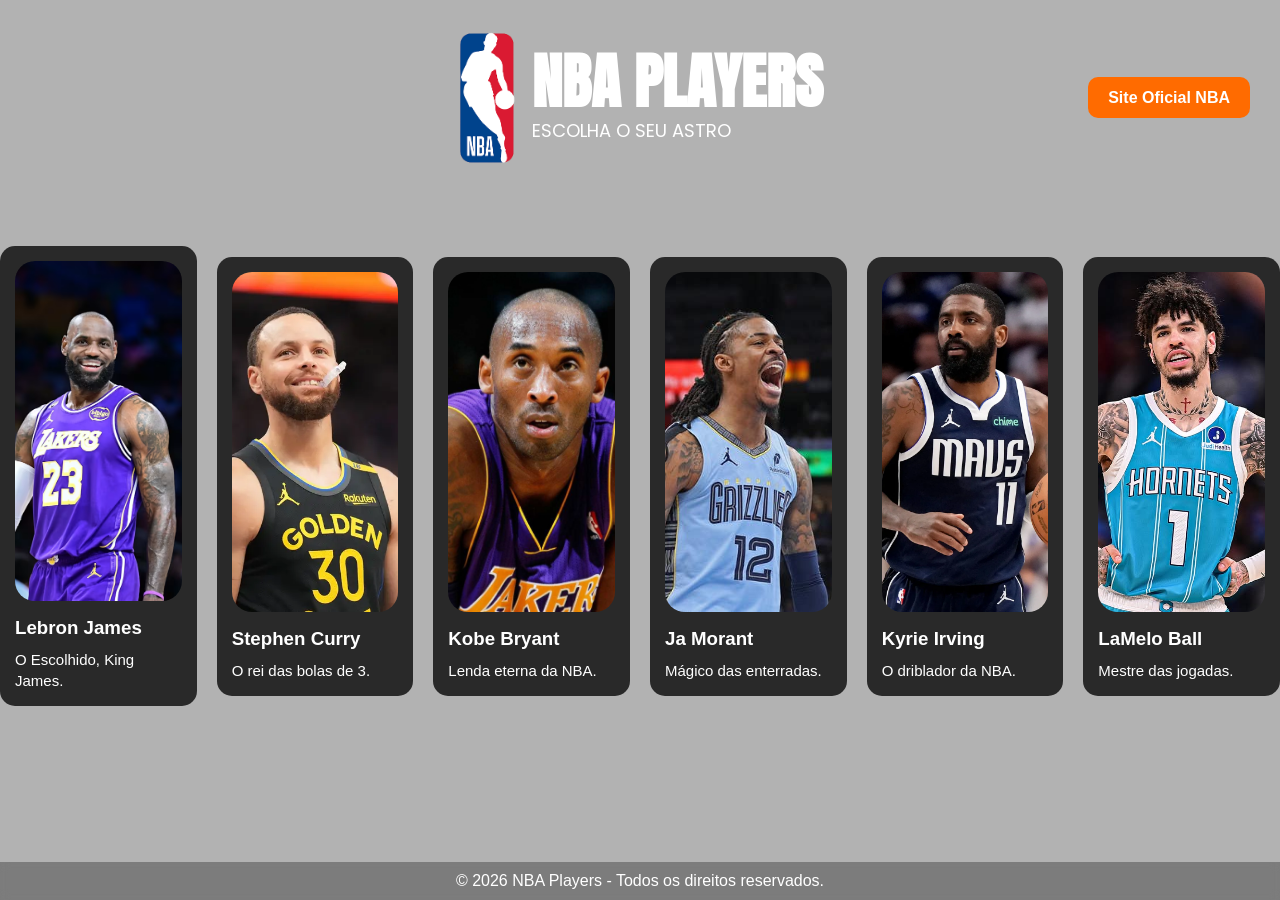
<file: index.html>
<!DOCTYPE html>
<html lang="pt-br">
<head>
    <meta charset="UTF-8">
    <meta name="viewport" content="width=device-width, initial-scale=1.0">
    <title>NBA PLAYERS</title>
    <link rel="stylesheet" href="css/style.css">
    <link href="https://fonts.googleapis.com/css2?family=Anton&family=Poppins:wght@400;700&display=swap" rel="stylesheet">
    <script src="../js/transicao.js"></script>
</head>

<body>

    <video autoplay muted loop id="baskt_video">
        <source src="videos/baskt_video.mp4" type="video/mp4">
    </video>

    <header>

        <div class="logo-centro">
            <img src="images/logo_nba.png" alt="Logo NBA">
            <div class="titulo">
                <h1>NBA PLAYERS</h1>
                <p>ESCOLHA O SEU ASTRO</p>
            </div>

        </div>
        <div class="botoes-topo">
            <a href="https://www.nba.com" target="_blank" class="btn">
                Site Oficial NBA
            </a>
        </div>

    </header>

    <section class="cards">

        <div class="card">
            <img src="images/lebron_lakers.png" alt="Lebron James">
            <h3><a href="pages/lebron.html">Lebron James</a></h3>
            <p>O Escolhido, King James.</p>
        </div>

        <div class="card">
            <img src="images/curry.jpg" alt="Stephen Curry">
            <h3><a href="pages/curry.html">Stephen Curry</a></h3>
            <p>O rei das bolas de 3.</p>
        </div>

        <div class="card">
            <img src="images/kobe_bryant.jpg" alt="Kobe Bryant">
            <h3><a href="pages/kobe.html">Kobe Bryant</a></h3>
            <p>Lenda eterna da NBA.</p>
        </div>

        <div class="card">
            <img src="images/jamorant_grizzles.jpg" alt="Ja Morant">
            <h3><a href="pages/morant.html">Ja Morant</a></h3>
            <p>Mágico das enterradas.</p>
        </div>

        <div class="card">
            <img src="images/kyrie_irving.jpg" alt="Kyrie Irving">
            <h3><a href="pages/kyrie.html">Kyrie Irving</a></h3>
            <p>O driblador da NBA.</p>
        </div>

        <div class="card">
            <img src="images/lamello.jpg" alt="LaMelo Ball">
            <h3><a href="pages/lamello.html">LaMelo Ball</a></h3>
            <p>Mestre das jogadas.</p>
        </div>

    </section>

    <footer>
        <p>&copy; 2026 NBA Players - Todos os direitos reservados.</p>
    </footer>
</body>
</html>
</file>
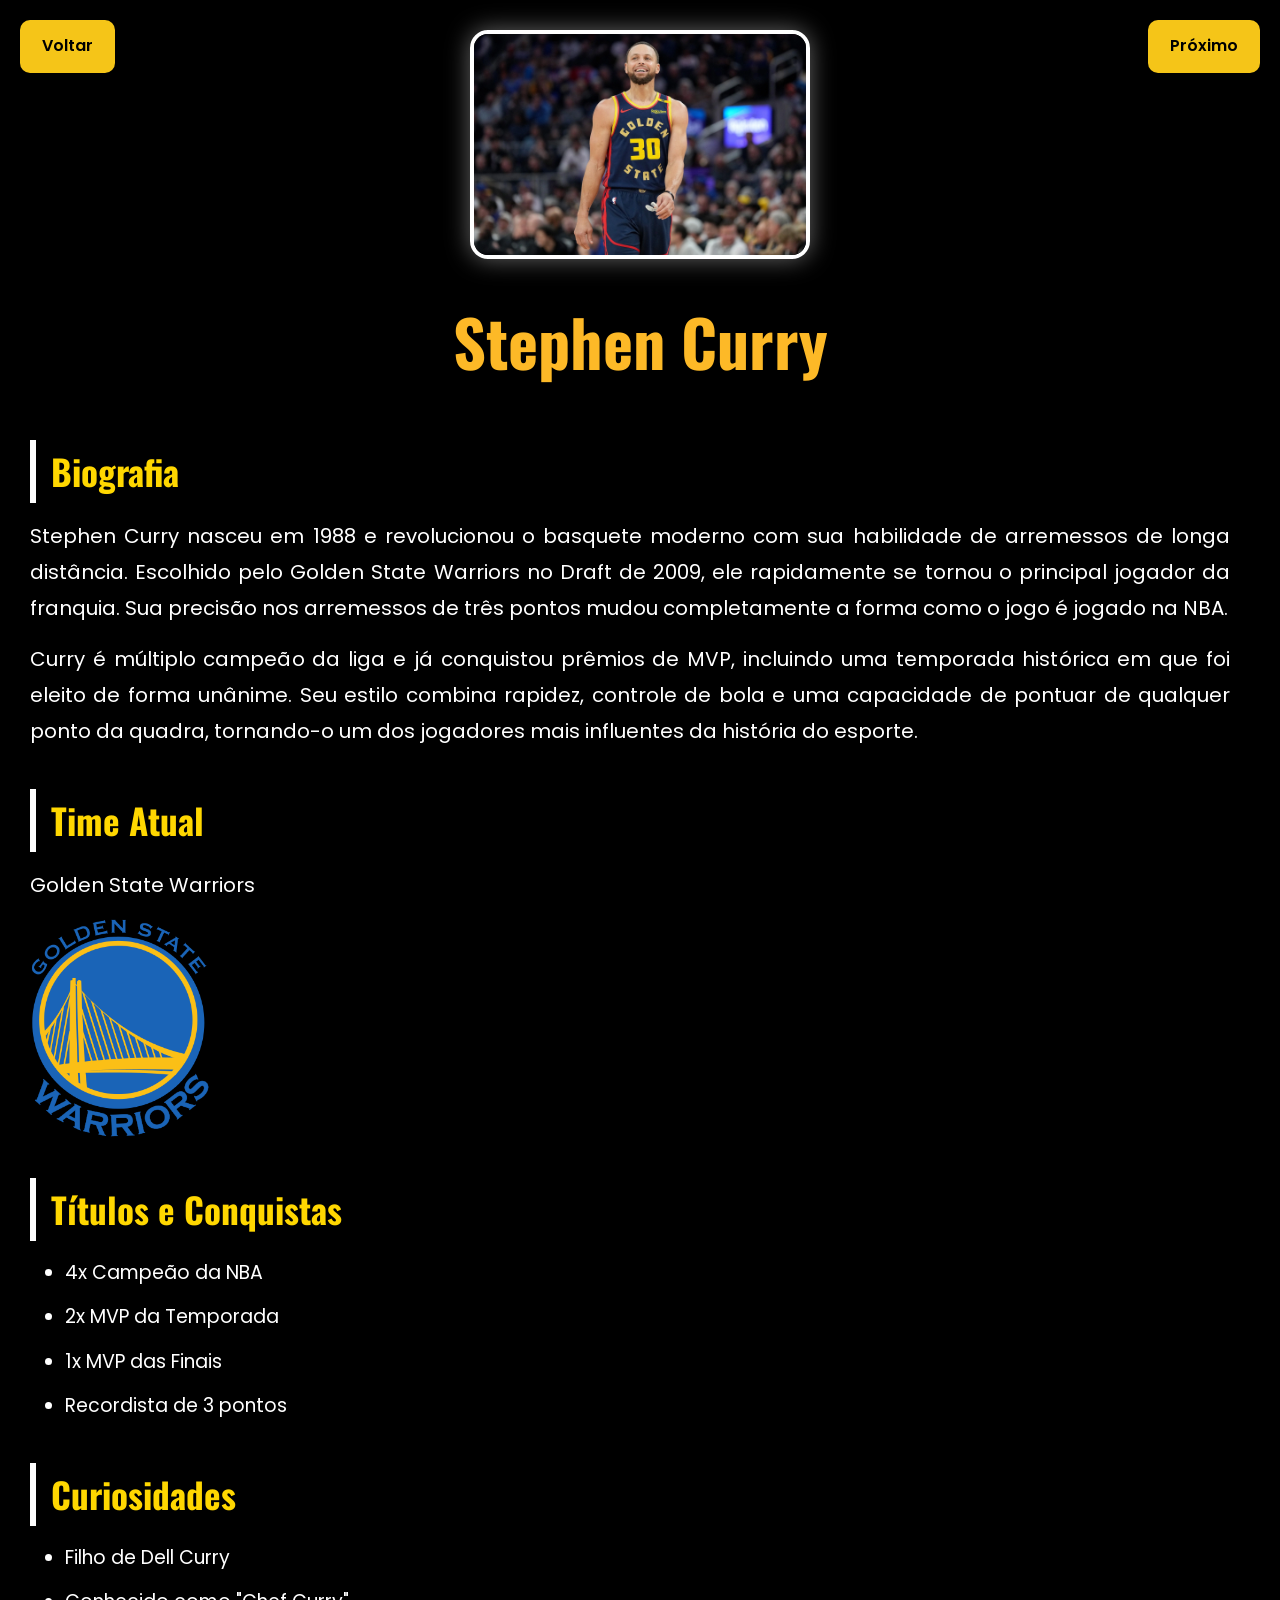
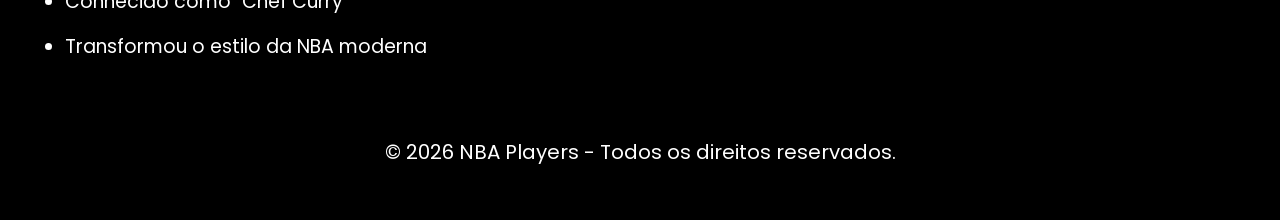
<file: pages/curry.html>
<!DOCTYPE html>
<html lang="pt-br">
<head>
    <meta charset="UTF-8">
    <meta name="viewport" content="width=device-width, initial-scale=1.0">
    <title>Stephen Curry</title>
    <link rel="stylesheet" href="../css/curry.css">
    <script src="../js/transicao.js" defer></script>
</head>

<body>

<div id="page">

    <a href="../pages/lebron.html" class="voltar"
       onclick="goBack('../pages/lebron.html'); return false;">
        Voltar
    </a>

    <a href="../pages/kobe.html" class="proximo"
       onclick="goNext('../pages/kobe.html'); return false;">
        Próximo
    </a>

    <video autoplay muted loop playsinline id="bg-video">
        <source src="../videos/curry.mp4" type="video/mp4">
    </video>

    <img src="../images/stphencurry.png" alt="Stephen Curry" class="jogador">

    <h1>Stephen Curry</h1>

    <h2>Biografia</h2>

    <p>
         Stephen Curry nasceu em 1988 e revolucionou o basquete moderno com sua habilidade de arremessos de longa distância. Escolhido pelo Golden State Warriors no Draft de 2009, ele rapidamente se tornou o principal jogador da franquia. Sua precisão nos arremessos de três pontos mudou completamente a forma como o jogo é jogado na NBA.
      <p>
        Curry é múltiplo campeão da liga e já conquistou prêmios de MVP, incluindo uma temporada histórica em que foi eleito de forma unânime. Seu estilo combina rapidez, controle de bola e uma capacidade de pontuar de qualquer ponto da quadra, tornando-o um dos jogadores mais influentes da história do esporte.
    </p>

    <h2>Time Atual</h2>
    <p>Golden State Warriors</p>

    <img src="../images/golden_states.png" alt="Golden State Warriors" class="time-curry">

    <h2>Títulos e Conquistas</h2>
    <ul>
        <li>4x Campeão da NBA</li>
        <li>2x MVP da Temporada</li>
        <li>1x MVP das Finais</li>
        <li>Recordista de 3 pontos</li>
    </ul>

    <h2>Curiosidades</h2>
    <ul>
        <li>Filho de Dell Curry</li>
        <li>Conhecido como "Chef Curry"</li>
        <li>Transformou o estilo da NBA moderna</li>
    </ul>

    <footer>
       <p>&copy; 2026 NBA Players - Todos os direitos reservados.</p>
    </footer>

</div>

</body>
</html>
</file>
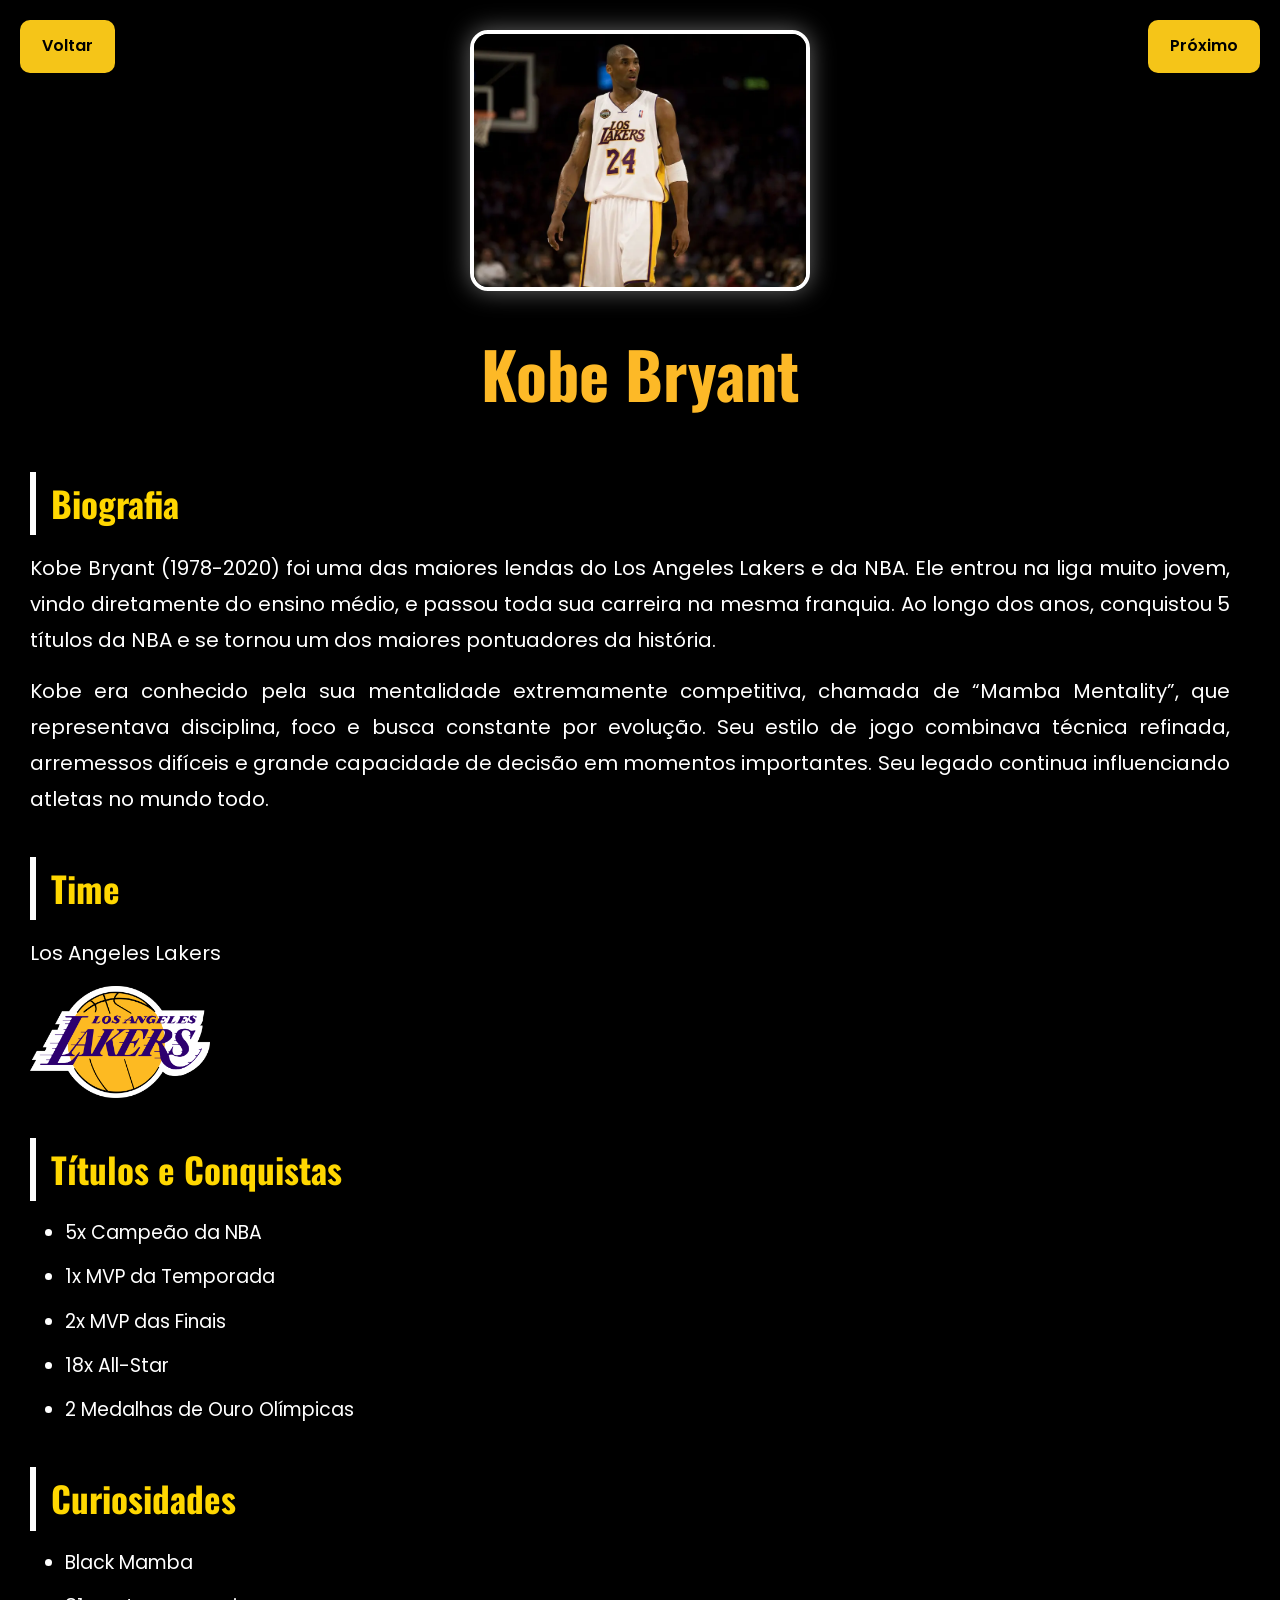
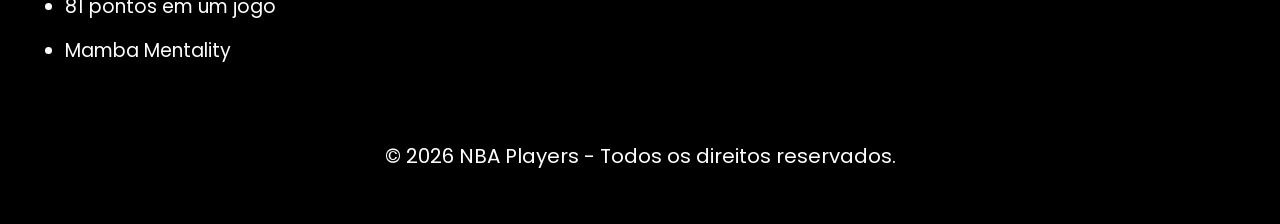
<file: pages/kobe.html>
<!DOCTYPE html>
<html lang="pt-br">
<head>
    <meta charset="UTF-8">
    <meta name="viewport" content="width=device-width, initial-scale=1.0">
    <title>Kobe Bryant</title>
    <link rel="stylesheet" href="../css/kobe.css">
    <script src="../js/transicao.js" defer></script>
</head>

<body>

<div id="page">

    <a href="../pages/curry.html" class="voltar"
       onclick="goBack('../pages/curry.html'); return false;">
        Voltar
    </a>

    <a href="../pages/morant.html" class="proximo"
       onclick="goNext('../pages/morant.html'); return false;">
        Próximo
    </a>

    <video autoplay muted loop playsinline id="bg-video">
        <source src="../videos/kobe.mp4" type="video/mp4">
    </video>

    <img src="../images/kobe.webp" alt="Kobe Bryant" class="jogador">

    <h1>Kobe Bryant</h1>

    <h2>Biografia</h2>

    <p>
        Kobe Bryant (1978-2020) foi uma das maiores lendas do Los Angeles Lakers e da NBA. Ele entrou na liga muito jovem, vindo diretamente do ensino médio, e passou toda sua carreira na mesma franquia. Ao longo dos anos, conquistou 5 títulos da NBA e se tornou um dos maiores pontuadores da história.
        <p>
        Kobe era conhecido pela sua mentalidade extremamente competitiva, chamada de “Mamba Mentality”, que representava disciplina, foco e busca constante por evolução. Seu estilo de jogo combinava técnica refinada, arremessos difíceis e grande capacidade de decisão em momentos importantes. Seu legado continua influenciando atletas no mundo todo.
    </p>

    <h2>Time</h2>
    <p>Los Angeles Lakers</p>

    <img src="../images/lakers.png" alt="Los Angeles Lakers" class="time-kobe">

    <h2>Títulos e Conquistas</h2>
    <ul>
        <li>5x Campeão da NBA</li>
        <li>1x MVP da Temporada</li>
        <li>2x MVP das Finais</li>
        <li>18x All-Star</li>
        <li>2 Medalhas de Ouro Olímpicas</li>
    </ul>

    <h2>Curiosidades</h2>
    <ul>
        <li>Black Mamba</li>
        <li>81 pontos em um jogo</li>
        <li>Mamba Mentality</li>
    </ul>

    <footer>
        <p>&copy; 2026 NBA Players - Todos os direitos reservados.</p>
    </footer>

</div>

</body>
</html>
</file>
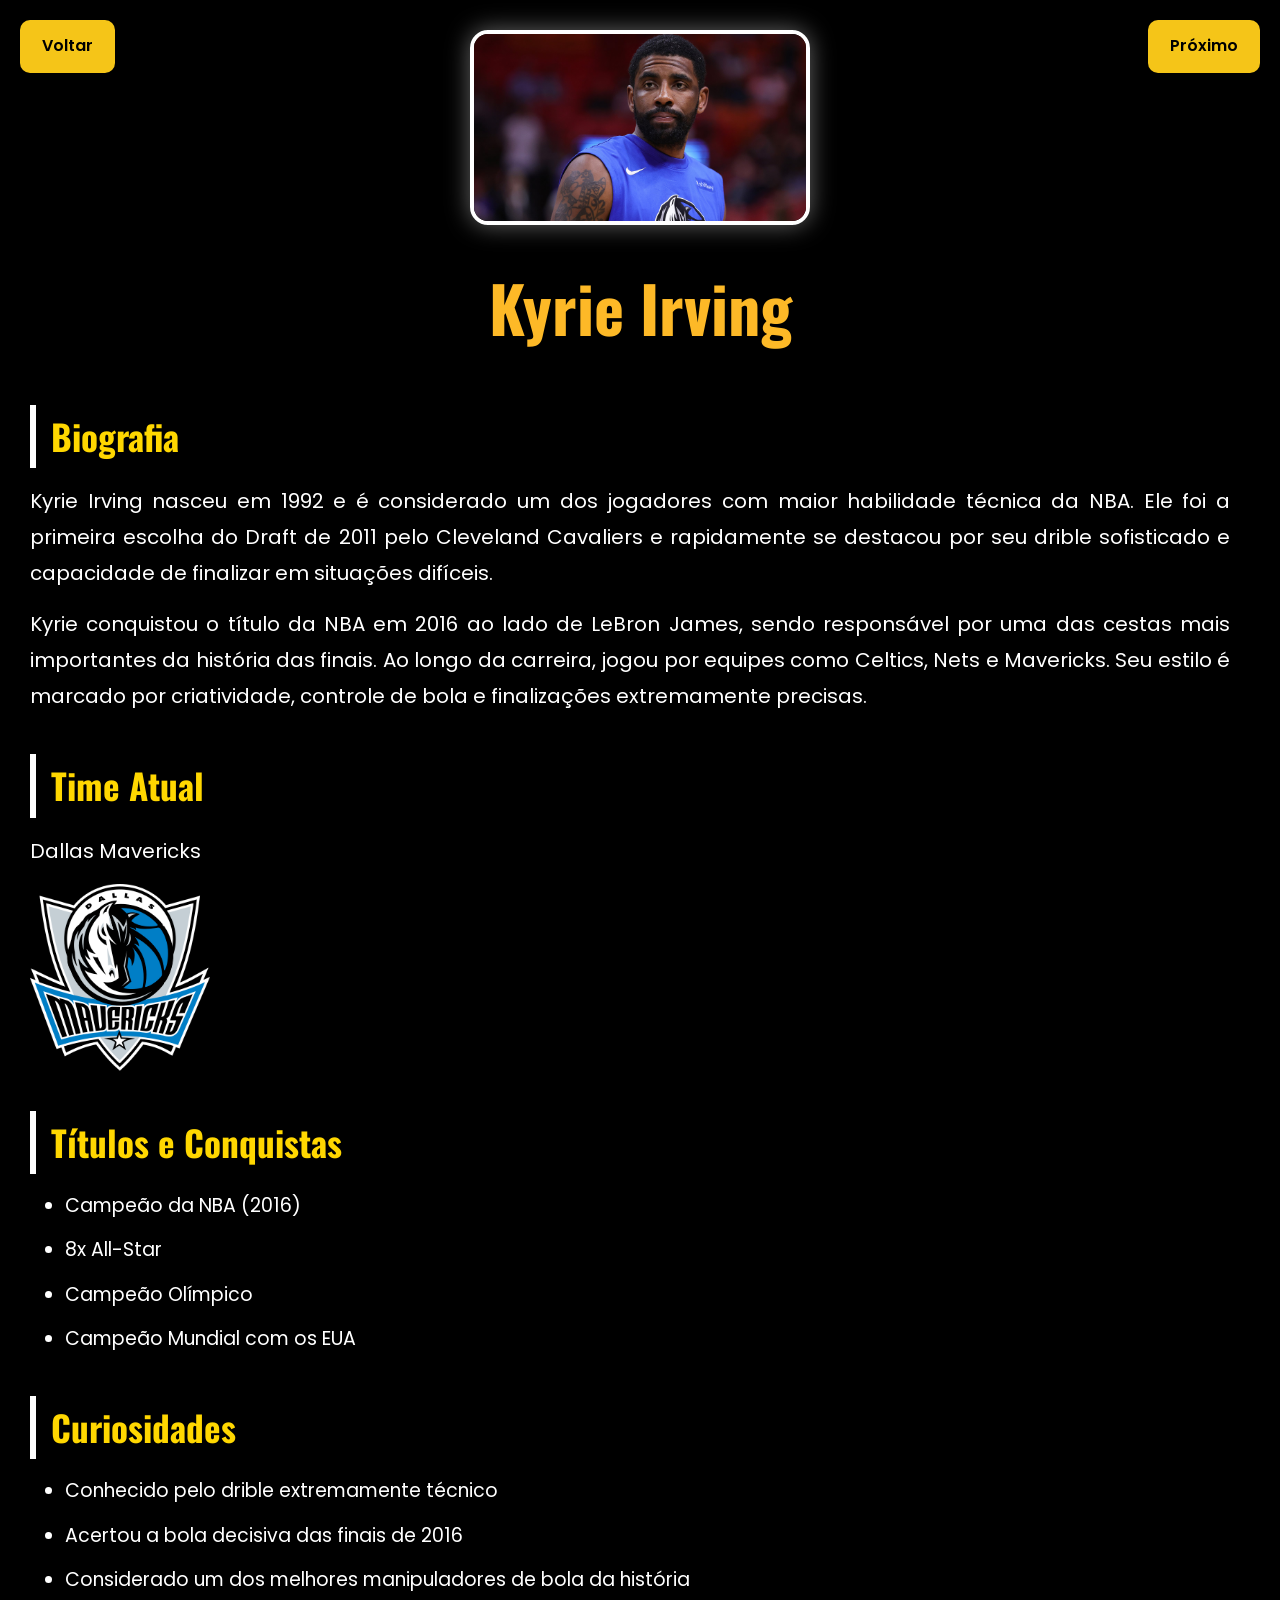
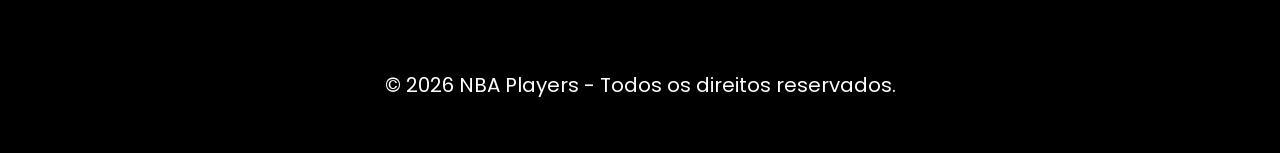
<file: pages/kyrie.html>
<!DOCTYPE html>
<html lang="pt-br">
<head>
    <meta charset="UTF-8">
    <meta name="viewport" content="width=device-width, initial-scale=1.0">
    <title>Kyrie Irving</title>

    <link rel="stylesheet" href="../css/kyrie.css">
    <script src="../js/transicao.js" defer></script>
</head>

<body>

<div id="page">

    <a href="../pages/morant.html" class="voltar"
       onclick="goBack('../pages/morant.html'); return false;">
        Voltar
    </a>

    <a href="../pages/lamello.html" class="proximo"
       onclick="goNext('../pages/lamello.html'); return false;">
        Próximo
    </a>

    <video autoplay muted loop playsinline id="bg-video">
        <source src="../videos/kyrie.mp4" type="video/mp4">
    </video>

    <img src="../images/kyrie.png" alt="Kyrie Irving" class="jogador">

    <h1>Kyrie Irving</h1>

    <h2>Biografia</h2>

    <p>
        Kyrie Irving nasceu em 1992 e é considerado um dos jogadores com maior habilidade técnica da NBA. Ele foi a primeira escolha do Draft de 2011 pelo Cleveland Cavaliers e rapidamente se destacou por seu drible sofisticado e capacidade de finalizar em situações difíceis.
        <p>
        Kyrie conquistou o título da NBA em 2016 ao lado de LeBron James, sendo responsável por uma das cestas mais importantes da história das finais. Ao longo da carreira, jogou por equipes como Celtics, Nets e Mavericks. Seu estilo é marcado por criatividade, controle de bola e finalizações extremamente precisas.
    </p>

    <h2>Time Atual</h2>
    <p>Dallas Mavericks</p>

    <img src="../images/dallas_mavericks.png" alt="Dallas Mavericks" class="time-kyrie">

    <h2>Títulos e Conquistas</h2>
    <ul>
        <li>Campeão da NBA (2016)</li>
        <li>8x All-Star</li>
        <li>Campeão Olímpico</li>
        <li>Campeão Mundial com os EUA</li>
    </ul>

    <h2>Curiosidades</h2>
    <ul>
        <li>Conhecido pelo drible extremamente técnico</li>
        <li>Acertou a bola decisiva das finais de 2016</li>
        <li>Considerado um dos melhores manipuladores de bola da história</li>
    </ul>

    <footer>
        <p>&copy; 2026 NBA Players - Todos os direitos reservados.</p>
    </footer>

</div>

</body>
</html>
</file>
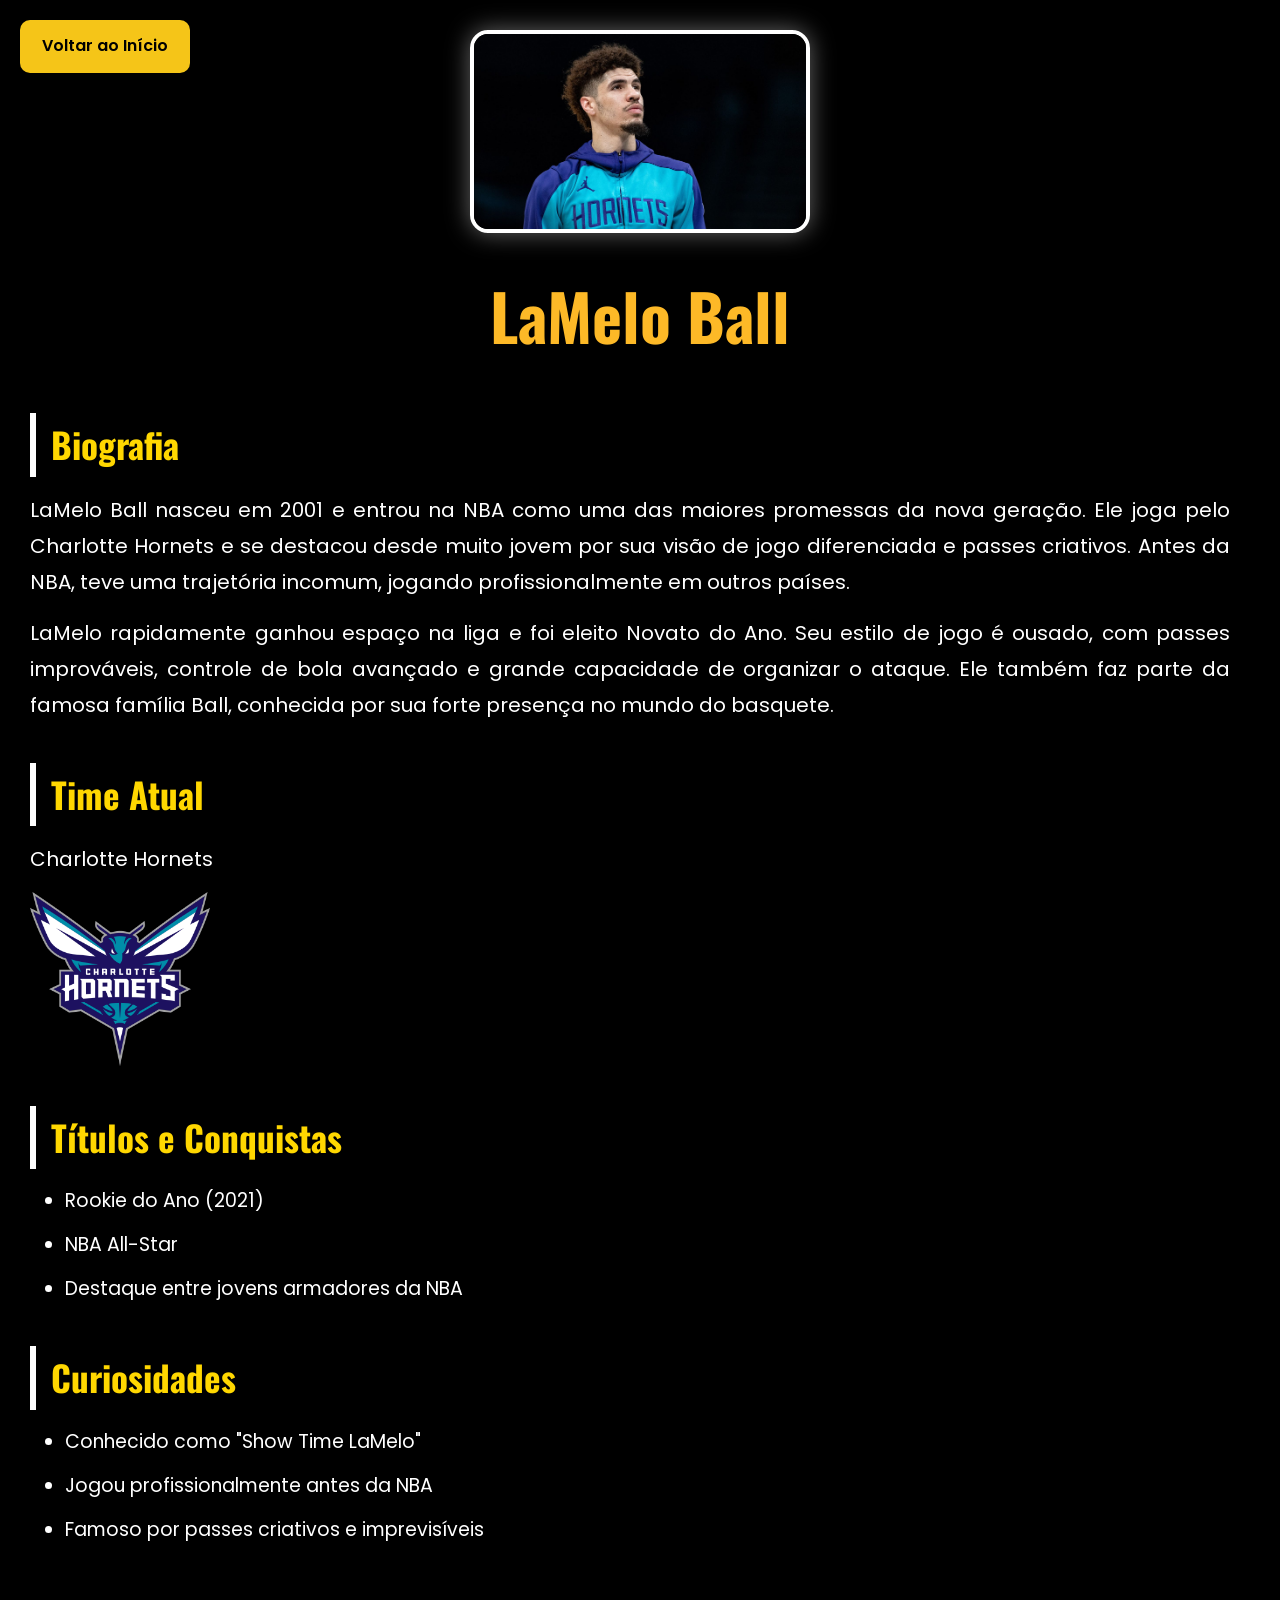
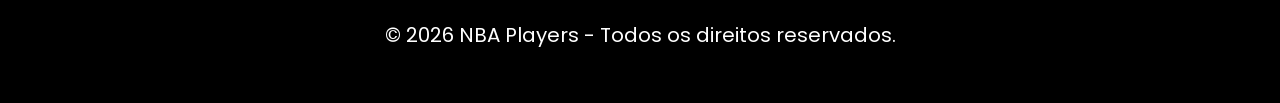
<file: pages/lamello.html>
<!DOCTYPE html>
<html lang="pt-br">
<head>
    <meta charset="UTF-8">
    <meta name="viewport" content="width=device-width, initial-scale=1.0">
    <title>LaMelo Ball</title>
    <link rel="stylesheet" href="../css/lamello.css">
    <script src="../js/transicao.js" defer></script>
</head>

<body>

<div id="page">

    <a href="../index.html" class="voltar"
       onclick="goBack('../index.html'); return false;">
        Voltar ao Início
    </a>

    <video autoplay muted loop playsinline id="bg-video">
        <source src="../videos/lamello.mp4" type="video/mp4">
    </video>

    <img src="../images/melloball.jpg" alt="LaMelo Ball" class="jogador">

    <h1>LaMelo Ball</h1>

    <h2>Biografia</h2>

    <p>
        LaMelo Ball nasceu em 2001 e entrou na NBA como uma das maiores promessas da nova geração. Ele joga pelo Charlotte Hornets e se destacou desde muito jovem por sua visão de jogo diferenciada e passes criativos. Antes da NBA, teve uma trajetória incomum, jogando profissionalmente em outros países.
        <p>
        LaMelo rapidamente ganhou espaço na liga e foi eleito Novato do Ano. Seu estilo de jogo é ousado, com passes improváveis, controle de bola avançado e grande capacidade de organizar o ataque. Ele também faz parte da famosa família Ball, conhecida por sua forte presença no mundo do basquete.
    </p>

    <h2>Time Atual</h2>
    <p>Charlotte Hornets</p>

    <img src="../images/hornets.png" alt="Charlotte Hornets" class="time-lamello">

    <h2>Títulos e Conquistas</h2>
    <ul>
        <li>Rookie do Ano (2021)</li>
        <li>NBA All-Star</li>
        <li>Destaque entre jovens armadores da NBA</li>
    </ul>

    <h2>Curiosidades</h2>
    <ul>
        <li>Conhecido como "Show Time LaMelo"</li>
        <li>Jogou profissionalmente antes da NBA</li>
        <li>Famoso por passes criativos e imprevisíveis</li>
    </ul>

    <footer>
        <p>&copy; 2026 NBA Players - Todos os direitos reservados.</p>
    </footer>

</div>

</body>
</html>
</file>
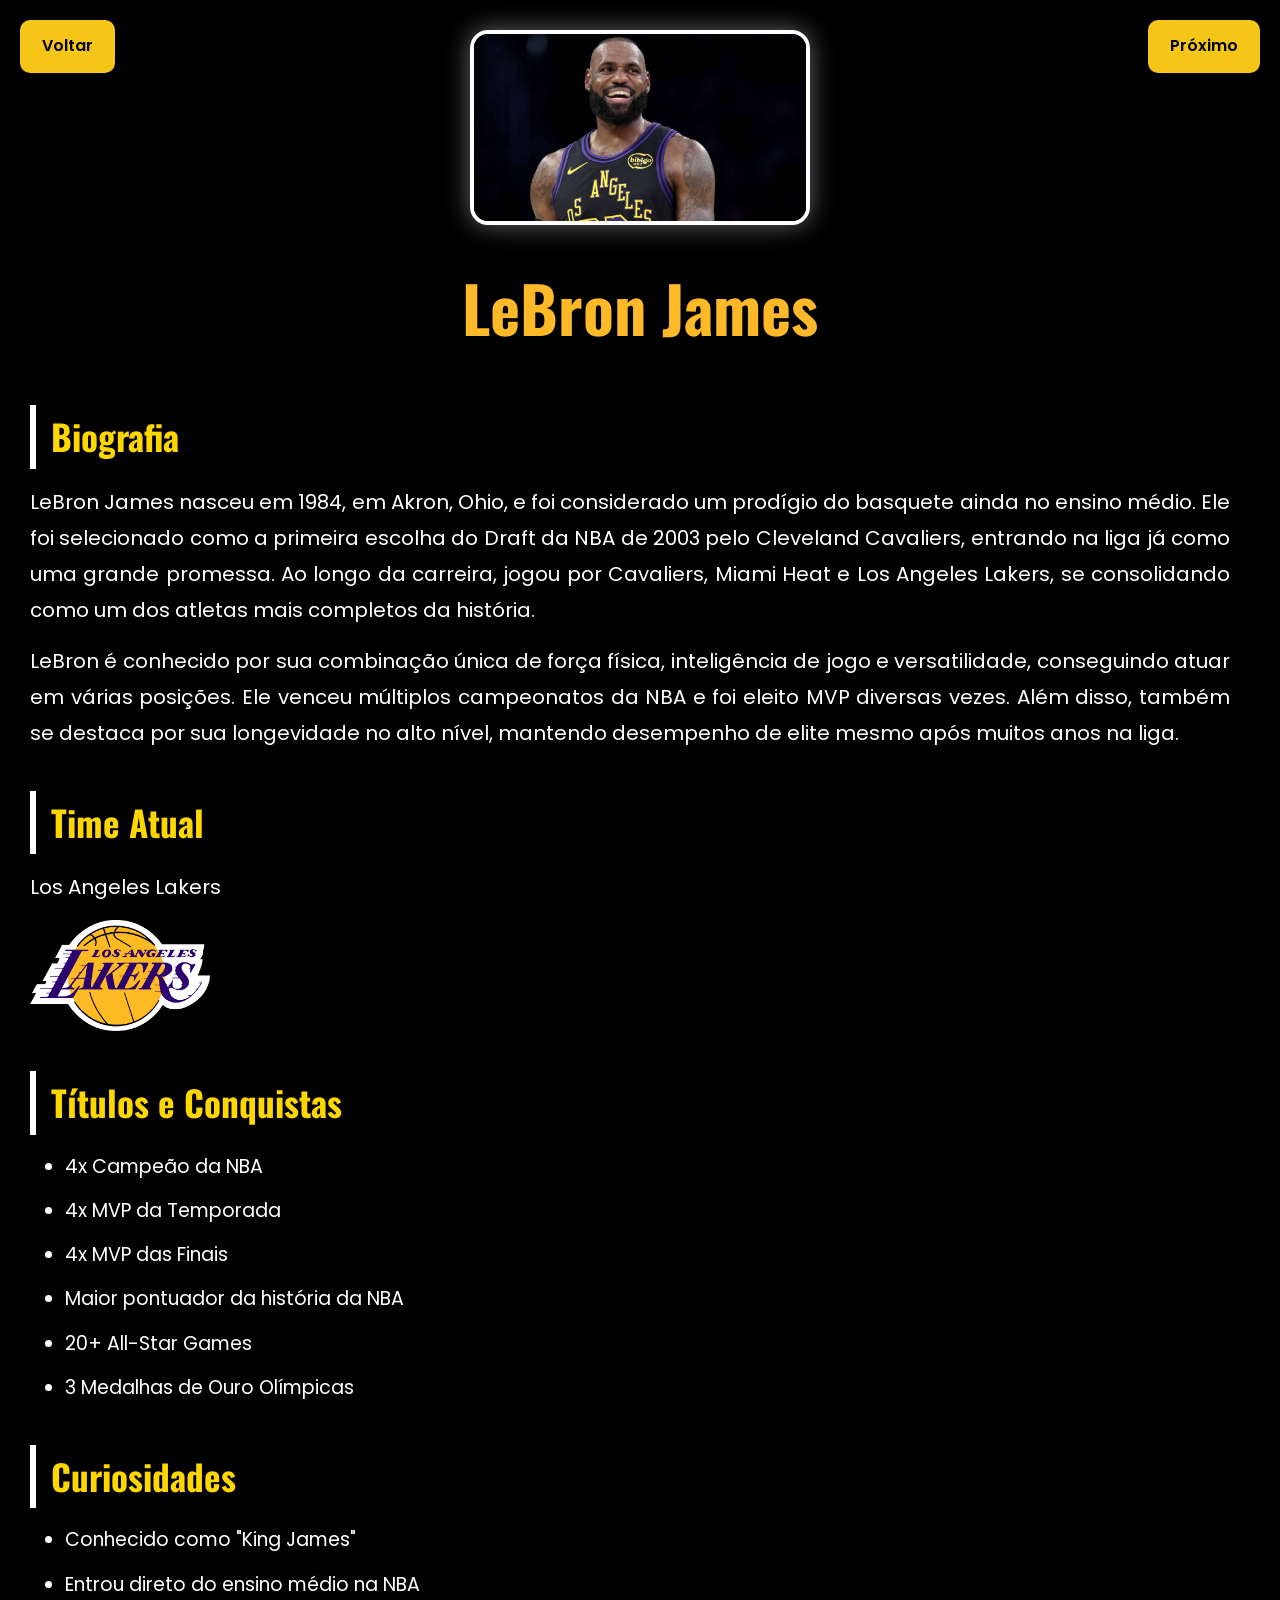
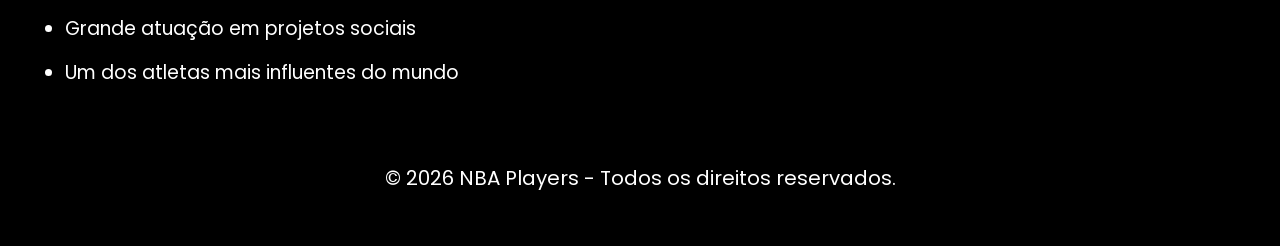
<file: pages/lebron.html>
<!DOCTYPE html>
<html lang="pt-br">
<head>
    <meta charset="UTF-8">
    <meta name="viewport" content="width=device-width, initial-scale=1.0">
    <title>LeBron James</title>
    <link rel="stylesheet" href="../css/lebron.css">
    <script src="../js/transicao.js" defer></script>
</head>

<body>

<div id="page">

    <a href="../index.html" class="voltar"
       onclick="goBack('../index.html'); return false;">
        Voltar
    </a>

    <a href="../pages/curry.html" class="proximo"
       onclick="goNext('../pages/curry.html'); return false;">
        Próximo
    </a>

    <video autoplay muted loop playsinline id="bg-video">
        <source src="../videos/lebron.mp4" type="video/mp4">
    </video>

    <img src="../images/lebron_james.jpg" alt="LeBron James" class="jogador">

    <h1>LeBron James</h1>

    <h2>Biografia</h2>

    <p>
        LeBron James nasceu em 1984, em Akron, Ohio, e foi considerado um prodígio do basquete ainda no ensino médio. Ele foi selecionado como a primeira escolha do Draft da NBA de 2003 pelo Cleveland Cavaliers, entrando na liga já como uma grande promessa. Ao longo da carreira, jogou por Cavaliers, Miami Heat e Los Angeles Lakers, se consolidando como um dos atletas mais completos da história.
    <p>
        LeBron é conhecido por sua combinação única de força física, inteligência de jogo e versatilidade, conseguindo atuar em várias posições. Ele venceu múltiplos campeonatos da NBA e foi eleito MVP diversas vezes. Além disso, também se destaca por sua longevidade no alto nível, mantendo desempenho de elite mesmo após muitos anos na liga.
    </p>

    <h2>Time Atual</h2>
    <p>Los Angeles Lakers</p>

    <img src="../images/lakers.png" alt="Los Angeles Lakers" class="time-lebron">

    <h2>Títulos e Conquistas</h2>
    <ul>
        <li>4x Campeão da NBA</li>
        <li>4x MVP da Temporada</li>
        <li>4x MVP das Finais</li>
        <li>Maior pontuador da história da NBA</li>
        <li>20+ All-Star Games</li>
        <li>3 Medalhas de Ouro Olímpicas</li>
    </ul>

    <h2>Curiosidades</h2>
    <ul>
        <li>Conhecido como "King James"</li>
        <li>Entrou direto do ensino médio na NBA</li>
        <li>Grande atuação em projetos sociais</li>
        <li>Um dos atletas mais influentes do mundo</li>
    </ul>

    <footer>
        <p>&copy; 2026 NBA Players - Todos os direitos reservados.</p>
    </footer>

</div>

</body>
</html>
</file>
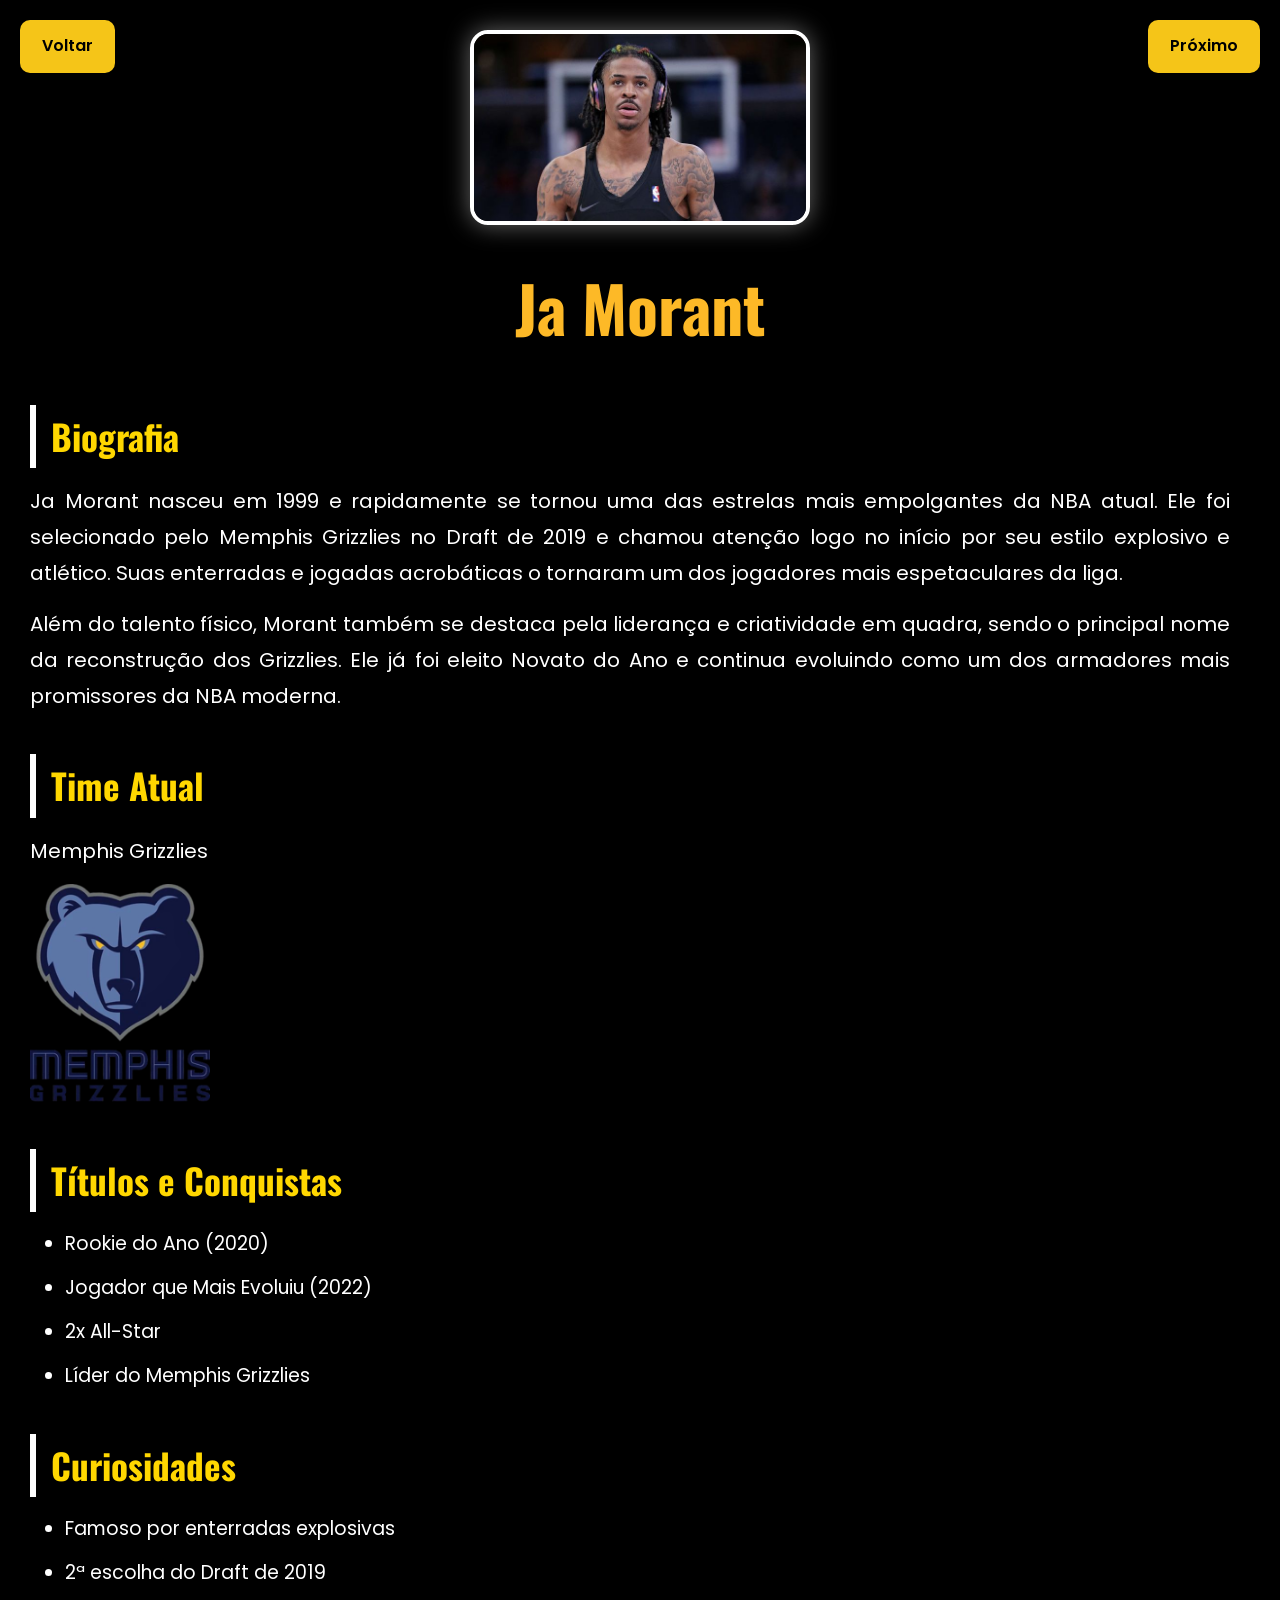
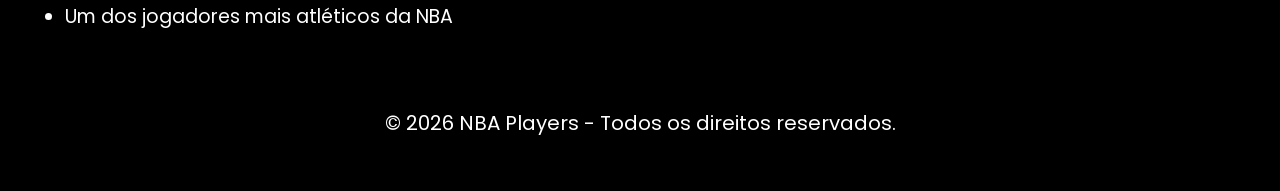
<file: pages/morant.html>
<!DOCTYPE html>
<html lang="pt-br">
<head>
    <meta charset="UTF-8">
    <meta name="viewport" content="width=device-width, initial-scale=1.0">
    <title>Ja Morant</title>
    <link rel="stylesheet" href="../css/morant.css">
    <script src="../js/transicao.js" defer></script>
</head>
<body>

<div id="page">

    <a href="../pages/kobe.html" class="voltar"
       onclick="goBack('../pages/kobe.html'); return false;">
        Voltar
    </a>

    <a href="../pages/kyrie.html" class="proximo"
       onclick="goNext('../pages/kyrie.html'); return false;">
        Próximo
    </a>

    <video autoplay muted loop playsinline id="bg-video">
        <source src="../videos/morant.mp4" type="video/mp4">
    </video>

    <img src="../images/jamorant.jpg" alt="Ja Morant" class="jogador">

    <h1>Ja Morant</h1>

    <h2>Biografia</h2>
    <p>
        Ja Morant nasceu em 1999 e rapidamente se tornou uma das estrelas mais empolgantes da NBA atual. Ele foi selecionado pelo Memphis Grizzlies no Draft de 2019 e chamou atenção logo no início por seu estilo explosivo e atlético. Suas enterradas e jogadas acrobáticas o tornaram um dos jogadores mais espetaculares da liga.
        <p>
        Além do talento físico, Morant também se destaca pela liderança e criatividade em quadra, sendo o principal nome da reconstrução dos Grizzlies. Ele já foi eleito Novato do Ano e continua evoluindo como um dos armadores mais promissores da NBA moderna.
    </p>

    <h2>Time Atual</h2>
    <p>Memphis Grizzlies</p>

    <img src="../images/memphis_grizzlies.png" alt="Grizzlies" class="time-morant">

    <h2>Títulos e Conquistas</h2>
    <ul>
        <li>Rookie do Ano (2020)</li>
        <li>Jogador que Mais Evoluiu (2022)</li>
        <li>2x All-Star</li>
        <li>Líder do Memphis Grizzlies</li>
    </ul>

    <h2>Curiosidades</h2>
    <ul>
        <li>Famoso por enterradas explosivas</li>
        <li>2ª escolha do Draft de 2019</li>
        <li>Um dos jogadores mais atléticos da NBA</li>
    </ul>

    <footer>
        <p>&copy; 2026 NBA Players - Todos os direitos reservados.</p>
    </footer>

</div>

</body>
</html>
</file>
<file: css/style.css>
*{
    margin:0;
    padding:0;
    box-sizing:border-box;
}

body{
    font-family:Arial, Helvetica, sans-serif;
    color:rgb(255, 255, 255);
    height: 100%;
}

#baskt_video{
    position: fixed;
    top: 0;
    left: 0;
    width: 100%;
    height: 100%;
    object-fit: cover;
    z-index: -2;
}

body::before{
    content: "";
    position: fixed;
    inset: 0;
    background: rgba(0,0,0,0.30); 
    z-index: -1;
}

header{
    position:relative;
    padding:30px;
}

.logo-centro{
    display:flex;
    justify-content:center;
    align-items:center;
    gap:15px;
}

.logo-centro img{
    width:60px;
}

.titulo h1{
    font-family:'Anton', sans-serif;
    font-size:60px;
    color:white;
    line-height:1;
}

.titulo p{
    font-family:'Poppins', sans-serif;
    font-size:18px;
    margin-top:5px;
}

.botoes-topo{
    position:absolute;
    right:30px;
    top:50%;
    transform:translateY(-50%);
}

.btn{
    background:#ff6b00;
    color:white;
    text-decoration:none;
    padding:12px 20px;
    border-radius:10px;
    font-weight:bold;
    transition:0.3s;
}

.btn:hover{
    background:red;
}

.cards{
    display:flex;
    justify-content:center;
    align-items:center;
    gap:20px;
    flex-wrap:nowrap;
    margin:0 auto;
    padding-top:50px;
}

.card{
    width: 210px;
    background:rgba(34,34,34,0.95);
    border-radius:15px;
    padding:15px;
    transition:0.4s;
}

.card:hover{
    transform:translateY(-10px);
    background:#8b1c1c;
}

.card img{
    width:100%;
    height:340px;
    object-fit:cover;
    border-radius:20px;
}

.card h3{
    margin-top:12px;
}

.card a{
    color:white;
    text-decoration:none;
}

.card p{
    margin-top:10px;
    font-size:15px;
    line-height:1.4;
}

@media(max-width:900px){

    .logo-centro{
        flex-direction:column;
        text-align:center;
    }

    .botoes-topo{
        position:static;
        transform:none;
        text-align:center;
        margin-top:20px;
    }

    .titulo h1{
        font-size:42px;
    }
}

footer {
    background: rgba(0, 0, 0, 0.3);
    color: white;
    text-align: center;
    padding: 15px;
    margin-top: 30px;
    backdrop-filter: blur(5px);
    position: absolute;
    bottom: 0px;
    width: 100%;
    margin: auto auto;
    padding: 10px 5px;
}
</file>
<file: css/curry.css>
@import url('https://fonts.googleapis.com/css2?family=Poppins:wght@300;400;600;700&family=Oswald:wght@400;600;700&display=swap');

*{
    margin: 0;
    padding: 0;
    box-sizing: border-box;
}

html, body{
    min-height: 100vh;
    background: #000;
    overflow-x: hidden;
    overflow-y: auto;
}

#bg-video{
    position: fixed;
    inset: 0;
    width: 100%;
    height: 100%;
    object-fit: cover;
    filter: brightness(0.35);
    z-index: -2;
}

body::before{
    content: "";
    position: fixed;
    inset: 0;
    background: rgba(0,0,0,0.6);
    z-index: -1;
    pointer-events: none;
}

#page{
    position: relative;
    z-index: 1;
}

body{
    color: white;
    font-family: 'Poppins', sans-serif;
    line-height: 1.8;
    padding: 30px;
}

.voltar,
.proximo{
    position: fixed;
    top: 20px;
    background: #f5c518;
    color: #000;
    padding: 12px 22px;
    border-radius: 10px;
    text-decoration: none;
    font-weight: 600;
    transition: 0.3s;
    z-index: 1000;
}

.voltar{ left: 20px; }
.proximo{ right: 20px; }

.voltar:hover,
.proximo:hover{
    background: #ffd700;
    transform: scale(1.05);
}

.jogador{
    display: block;
    width: 340px;
    max-width: 90%;
    margin: 0 auto 25px;
    border-radius: 18px;
    border: 4px solid white;
    box-shadow: 0 0 25px rgba(255,255,255,0.4);
}

h1{
    text-align: center;
    font-family: 'Oswald', sans-serif;
    font-size: 4rem;
    color: #FDB927;
    text-shadow: 3px 3px 10px black;
    margin-bottom: 40px;
}

h2{
    font-family: 'Oswald', sans-serif;
    font-size: 2.2rem;
    color: #FFD700;
    margin-top: 40px;
    margin-bottom: 15px;
    border-left: 6px solid white;
    padding-left: 15px;
}

p{
    font-size: 20px;
    max-width: 1200px;
    text-align: justify;
    margin-bottom: 15px;
}

ul{
    margin-left: 35px;
    margin-top: 15px;
}

li{
    font-size: 19px;
    margin-bottom: 10px;
}

.time-curry{
    display: block;
    width: 180px;
    margin-top: 15px;
}

footer{
    width: 100%;
    margin-top: 50px;
    padding: 20px;
    text-align: center;
}

footer p{
    max-width: 100%;
    margin: 0;
    text-align: center;
}

#page.page-enter-right{
    animation: enterRight 0.7s ease forwards;
}

#page.page-enter-left{
    animation: enterLeft 0.7s ease forwards;
}

#page.page-exit-left{
    animation: exitLeft 0.7s ease forwards;
}

#page.page-exit-right{
    animation: exitRight 0.7s ease forwards;
}

@keyframes enterRight{
    from{ transform: translateX(100%); opacity: 0; }
    to{ transform: translateX(0); opacity: 1; }
}

@keyframes enterLeft{
    from{ transform: translateX(-100%); opacity: 0; }
    to{ transform: translateX(0); opacity: 1; }
}

@keyframes exitLeft{
    from{ transform: translateX(0); }
    to{ transform: translateX(-100%); }
}

@keyframes exitRight{
    from{ transform: translateX(0); }
    to{ transform: translateX(100%); }
}
</file>
<file: css/kobe.css>
@import url('https://fonts.googleapis.com/css2?family=Poppins:wght@300;400;600;700&family=Oswald:wght@400;600;700&display=swap');

*{
    margin: 0;
    padding: 0;
    box-sizing: border-box;
}

html, body{
    min-height: 100vh;
    background: #000;
    overflow-x: hidden;
    overflow-y: auto;
}

#bg-video{
    position: fixed;
    inset: 0;
    width: 100%;
    height: 100%;
    object-fit: cover;
    filter: brightness(0.35);
    z-index: -2;
}

body::before{
    content: "";
    position: fixed;
    inset: 0;
    background: rgba(0,0,0,0.6);
    z-index: -1;
    pointer-events: none;
}

#page{
    position: relative;
    z-index: 1;
}

body{
    color: rgb(255, 255, 255);
    font-family: 'Poppins', sans-serif;
    line-height: 1.8;
    padding: 30px;
}

.voltar{
    position: fixed;
    top: 20px;
    left: 20px;
    background: #f5c518;
    color: #000;
    padding: 12px 22px;
    border-radius: 10px;
    text-decoration: none;
    font-weight: 600;
    transition: 0.3s;
    z-index: 1000;
}

.voltar:hover{
    background: #ffd700;
    transform: scale(1.05);
}

.proximo{
    position: fixed;
    top: 20px;
    right: 20px;
    background: #f5c518;
    color: #000;
    padding: 12px 22px;
    border-radius: 10px;
    text-decoration: none;
    font-weight: 600;
    transition: 0.3s;
    z-index: 1000;
}

.proximo:hover{
    background: #ffd700;
    transform: scale(1.05);
}

.jogador{
    display: block;
    width: 340px;
    max-width: 90%;
    margin: 0 auto 25px;
    border-radius: 18px;
    border: 4px solid white;
    box-shadow: 0 0 25px rgba(255,255,255,0.4);
}

h1{
    text-align: center;
    font-family: 'Oswald', sans-serif;
    font-size: 4rem;
    color: #FDB927;
    text-shadow: 3px 3px 10px black;
    margin-bottom: 40px;
}

h2{
    font-family: 'Oswald', sans-serif;
    font-size: 2.2rem;
    color: #FFD700;
    margin-top: 40px;
    margin-bottom: 15px;
    border-left: 6px solid white;
    padding-left: 15px;
}

p{
    font-size: 20px;
    max-width: 1200px;
    text-align: justify;
    margin-bottom: 15px;
}

ul{
    margin-left: 35px;
    margin-top: 15px;
}

li{
    font-size: 19px;
    margin-bottom: 10px;
}

.time-kobe{
    display: block;
    width: 180px;
    margin-top: 15px;
}

footer{
    width: 100%;
    margin-top: 50px;
    padding: 20px;
    text-align: center;
}

footer p{
    max-width: 100%;
    margin: 0;
    text-align: center;
}

@media (max-width: 768px){

    body{
        padding: 20px;
    }

    h1{
        font-size: 2.5rem;
    }

    h2{
        font-size: 1.8rem;
    }

    p,
    li{
        font-size: 16px;
    }

    .jogador{
        width: 240px;
    }

    .time-kobe{
        width: 130px;
    }

    .voltar,
    .proximo{
        padding: 10px 16px;
        font-size: 14px;
    }
}

#page.page-enter-right {
    animation: enterRight 0.7s ease forwards;
}

#page.page-enter-left {
    animation: enterLeft 0.7s ease forwards;
}

#page.page-exit-left {
    animation: exitLeft 0.7s ease forwards;
}

#page.page-exit-right {
    animation: exitRight 0.7s ease forwards;
}

@keyframes enterRight {
    from { transform: translateX(100%); opacity: 0; }
    to { transform: translateX(0); opacity: 1; }
}

@keyframes enterLeft {
    from { transform: translateX(-100%); opacity: 0; }
    to { transform: translateX(0); opacity: 1; }
}

@keyframes exitLeft {
    from { transform: translateX(0); }
    to { transform: translateX(-100%); }
}

@keyframes exitRight {
    from { transform: translateX(0); }
    to { transform: translateX(100%); }
}
</file>
<file: css/kyrie.css>
@import url('https://fonts.googleapis.com/css2?family=Poppins:wght@300;400;600;700&family=Oswald:wght@400;600;700&display=swap');

*{
    margin: 0;
    padding: 0;
    box-sizing: border-box;
}

html, body{
    min-height: 100vh;
    background: #000;
    overflow-x: hidden;
    overflow-y: auto;
}

#bg-video{
    position: fixed;
    inset: 0;
    width: 100%;
    height: 100%;
    object-fit: cover;
    filter: brightness(0.35);
    z-index: -2;
}

body::before{
    content: "";
    position: fixed;
    inset: 0;
    background: rgba(0,0,0,0.6);
    z-index: -1;
    pointer-events: none;
}

#page{
    position: relative;
    z-index: 1;
}

body{
    color: #fff;
    font-family: 'Poppins', sans-serif;
    line-height: 1.8;
    padding: 30px;
}

.voltar{
    position: fixed;
    top: 20px;
    left: 20px;
    background: #f5c518;
    color: #000;
    padding: 12px 22px;
    border-radius: 10px;
    text-decoration: none;
    font-weight: 600;
    transition: 0.3s;
    z-index: 1000;
}

.proximo{
    position: fixed;
    top: 20px;
    right: 20px;
    background: #f5c518;
    color: #000;
    padding: 12px 22px;
    border-radius: 10px;
    font-weight: 600;
    text-decoration: none;
    transition: 0.3s;
    z-index: 1000;
}

.voltar:hover,
.proximo:hover{
    background: #ffd700;
    transform: scale(1.05);
}

.jogador{
    display: block;
    width: 340px;
    max-width: 90%;
    margin: 0 auto 25px;
    border-radius: 18px;
    border: 4px solid white;
    box-shadow: 0 0 25px rgba(255,255,255,0.4);
}

h1{
    text-align: center;
    font-family: 'Oswald', sans-serif;
    font-size: 4rem;
    color: #FDB927;
    text-shadow: 3px 3px 10px black;
    margin-bottom: 40px;
}

h2{
    font-family: 'Oswald', sans-serif;
    font-size: 2.2rem;
    color: #FFD700;
    margin-top: 40px;
    margin-bottom: 15px;
    border-left: 6px solid white;
    padding-left: 15px;
}

p{
    font-size: 20px;
    max-width: 1200px;
    text-align: justify;
    margin-bottom: 15px;
}

ul{
    margin-left: 35px;
    margin-top: 15px;
}

li{
    font-size: 19px;
    margin-bottom: 10px;
}

.time-kyrie{
    display: block;
    width: 180px;
    margin-top: 15px;
}

footer{
    width: 100%;
    margin-top: 50px;
    padding: 20px;
    text-align: center;
}

footer p{
    max-width: 100%;
    margin: 0;
    text-align: center;
}

@media (max-width: 768px){

    body{
        padding: 20px;
    }

    h1{
        font-size: 2.5rem;
    }

    h2{
        font-size: 1.8rem;
    }

    p, li{
        font-size: 16px;
    }

    .jogador{
        width: 240px;
    }

    .time-kyrie{
        width: 130px;
    }

    .voltar, .proximo{
        padding: 10px 16px;
        font-size: 14px;
    }
}

#page.page-enter-right {
    animation: enterRight 0.7s ease forwards;
}

#page.page-enter-left {
    animation: enterLeft 0.7s ease forwards;
}

#page.page-exit-left {
    animation: exitLeft 0.7s ease forwards;
}

#page.page-exit-right {
    animation: exitRight 0.7s ease forwards;
}


@keyframes enterRight {
    from { transform: translateX(100%); opacity: 0; }
    to { transform: translateX(0); opacity: 1; }
}

@keyframes enterLeft {
    from { transform: translateX(-100%); opacity: 0; }
    to { transform: translateX(0); opacity: 1; }
}

@keyframes exitLeft {
    from { transform: translateX(0); }
    to { transform: translateX(-100%); }
}

@keyframes exitRight {
    from { transform: translateX(0); }
    to { transform: translateX(100%); }
}
</file>
<file: css/lamello.css>
@import url('https://fonts.googleapis.com/css2?family=Poppins:wght@300;400;600;700&family=Oswald:wght@400;600;700&display=swap');

*{
    margin: 0;
    padding: 0;
    box-sizing: border-box;
}

html, body{
    min-height: 100vh;
    background: #000;
    overflow-x: hidden;
    overflow-y: auto;
}

#bg-video{
    position: fixed;
    inset: 0;
    width: 100%;
    height: 100%;
    object-fit: cover;
    filter: brightness(0.35);
    z-index: -2;
}

body::before{
    content: "";
    position: fixed;
    inset: 0;
    background: rgba(0,0,0,0.6);
    z-index: -1;
    pointer-events: none;
}

#page{
    position: relative;
    z-index: 1;
}

body{
    color: #fff;
    font-family: 'Poppins', sans-serif;
    line-height: 1.8;
    padding: 30px;
}

.voltar{
    position: fixed;
    top: 20px;
    left: 20px;
    background: #f5c518;
    color: #000;
    padding: 12px 22px;
    border-radius: 10px;
    text-decoration: none;
    font-weight: 600;
    transition: 0.3s;
    z-index: 1000;
}

.proximo{
    position: fixed;
    top: 20px;
    right: 20px;
    background: #f5c518;
    color: #000;
    padding: 12px 22px;
    border-radius: 10px;
    text-decoration: none;
    font-weight: 600;
    transition: 0.3s;
    z-index: 1000;
}

.voltar:hover,
.proximo:hover{
    background: #ffd700;
    transform: scale(1.05);
}

.jogador{
    display: block;
    width: 340px;
    max-width: 90%;
    margin: 0 auto 25px;
    border-radius: 18px;
    border: 4px solid white;
    box-shadow: 0 0 25px rgba(255,255,255,0.4);
}

h1{
    text-align: center;
    font-family: 'Oswald', sans-serif;
    font-size: 4rem;
    color: #FDB927;
    text-shadow: 3px 3px 10px black;
    margin-bottom: 40px;
}

h2{
    font-family: 'Oswald', sans-serif;
    font-size: 2.2rem;
    color: #FFD700;
    margin-top: 40px;
    margin-bottom: 15px;
    border-left: 6px solid white;
    padding-left: 15px;
}

p{
    font-size: 20px;
    max-width: 1200px;
    text-align: justify;
    margin-bottom: 15px;
}

ul{
    margin-left: 35px;
    margin-top: 15px;
}

li{
    font-size: 19px;
    margin-bottom: 10px;
}

.time-lamello{
    display: block;
    width: 180px;
    margin-top: 15px;
}

footer{
    width: 100%;
    margin-top: 50px;
    padding: 20px;
    text-align: center;
}

footer p{
    max-width: 100%;
    margin: 0;
    text-align: center;
}

@media (max-width: 768px){

    body{
        padding: 20px;
    }

    h1{
        font-size: 2.5rem;
    }

    h2{
        font-size: 1.8rem;
    }

    p, li{
        font-size: 16px;
    }

    .jogador{
        width: 240px;
    }

    .time-lamello{
        width: 130px;
    }

    .voltar, .proximo{
        padding: 10px 16px;
        font-size: 14px;
    }
}

#page.page-enter-right {
    animation: enterRight 0.7s ease forwards;
}

#page.page-enter-left {
    animation: enterLeft 0.7s ease forwards;
}

#page.page-exit-left {
    animation: exitLeft 0.7s ease forwards;
}

#page.page-exit-right {
    animation: exitRight 0.7s ease forwards;
}

@keyframes enterRight {
    from { transform: translateX(100%); opacity: 0; }
    to { transform: translateX(0); opacity: 1; }
}

@keyframes enterLeft {
    from { transform: translateX(-100%); opacity: 0; }
    to { transform: translateX(0); opacity: 1; }
}

@keyframes exitLeft {
    from { transform: translateX(0); }
    to { transform: translateX(-100%); }
}

@keyframes exitRight {
    from { transform: translateX(0); }
    to { transform: translateX(100%); }
}
</file>
<file: css/lebron.css>
@import url('https://fonts.googleapis.com/css2?family=Poppins:wght@300;400;600;700&family=Oswald:wght@400;600;700&display=swap');

*{
    margin: 0;
    padding: 0;
    box-sizing: border-box;
}

html, body{
    min-height: 100vh;
    background: #000;
    overflow-x: hidden;
    overflow-y: auto;
}

#bg-video{
    position: fixed;
    inset: 0;
    width: 100%;
    height: 100%;
    object-fit: cover;
    filter: brightness(0.35);
    z-index: -2;
}

body::before{
    content: "";
    position: fixed;
    inset: 0;
    background: rgba(0,0,0,0.6);
    z-index: -1;
    pointer-events: none;
}

#page{
    position: relative;
    z-index: 1;
}

body{
    color: #fff;
    font-family: 'Poppins', sans-serif;
    line-height: 1.8;
    padding: 30px;
}

.voltar{
    position: fixed;
    top: 20px;
    left: 20px;
    background: #f5c518;
    color: #000;
    padding: 12px 22px;
    border-radius: 10px;
    text-decoration: none;
    font-weight: 600;
    transition: 0.3s;
    z-index: 1000;
}

.proximo{
    position: fixed;
    top: 20px;
    right: 20px;
    background: #f5c518;
    color: #000;
    padding: 12px 22px;
    border-radius: 10px;
    text-decoration: none;
    font-weight: 600;
    transition: 0.3s;
    z-index: 1000;
}

.voltar:hover,
.proximo:hover{
    background: #ffd700;
    transform: scale(1.05);
}

.jogador{
    display: block;
    width: 340px;
    max-width: 90%;
    margin: 0 auto 25px;
    border-radius: 18px;
    border: 4px solid white;
    box-shadow: 0 0 25px rgba(255,255,255,0.4);
}


h1{
    text-align: center;
    font-family: 'Oswald', sans-serif;
    font-size: 4rem;
    color: #FDB927;
    text-shadow: 3px 3px 10px black;
    margin-bottom: 40px;
}

h2{
    font-family: 'Oswald', sans-serif;
    font-size: 2.2rem;
    color: #FFD700;
    margin-top: 40px;
    margin-bottom: 15px;
    border-left: 6px solid white;
    padding-left: 15px;
}

p{
    font-size: 20px;
    max-width: 1200px;
    text-align: justify;
    margin-bottom: 15px;
}

ul{
    margin-left: 35px;
    margin-top: 15px;
}

li{
    font-size: 19px;
    margin-bottom: 10px;
}

.time-lebron{
    display: block;
    width: 180px;
    margin-top: 15px;
}

footer{
    width: 100%;
    margin-top: 50px;
    padding: 20px;
    text-align: center;
}

footer p{
    max-width: 100%;
    margin: 0;
    text-align: center;
}

@media (max-width: 768px){

    body{
        padding: 20px;
    }

    h1{
        font-size: 2.5rem;
    }

    h2{
        font-size: 1.8rem;
    }

    p, li{
        font-size: 16px;
    }

    .jogador{
        width: 240px;
    }

    .time-lebron{
        width: 130px;
    }

    .voltar, .proximo{
        padding: 10px 16px;
        font-size: 14px;
    }
}

#page.page-enter-right {
    animation: enterRight 0.7s ease forwards;
}

#page.page-enter-left {
    animation: enterLeft 0.7s ease forwards;
}

#page.page-exit-left {
    animation: exitLeft 0.7s ease forwards;
}

#page.page-exit-right {
    animation: exitRight 0.7s ease forwards;
}

@keyframes enterRight {
    from { transform: translateX(100%); opacity: 0; }
    to { transform: translateX(0); opacity: 1; }
}

@keyframes enterLeft {
    from { transform: translateX(-100%); opacity: 0; }
    to { transform: translateX(0); opacity: 1; }
}

@keyframes exitLeft {
    from { transform: translateX(0); }
    to { transform: translateX(-100%); }
}

@keyframes exitRight {
    from { transform: translateX(0); }
    to { transform: translateX(100%); }
}
</file>
<file: css/morant.css>
@import url('https://fonts.googleapis.com/css2?family=Poppins:wght@300;400;600;700&family=Oswald:wght@400;600;700&display=swap');

*{
    margin: 0;
    padding: 0;
    box-sizing: border-box;
}

html, body{
    min-height: 100vh;
    background: #000;
    overflow-x: hidden;
    overflow-y: auto;
}

#bg-video{
    position: fixed;
    inset: 0;
    width: 100%;
    height: 100%;
    object-fit: cover;
    filter: brightness(0.35);
    z-index: -2;
}

body::before{
    content: "";
    position: fixed;
    inset: 0;
    background: rgba(0,0,0,0.6);
    z-index: -1;
    pointer-events: none;
}

#page{
    position: relative;
    z-index: 1;
}

body{
    color: #fff;
    font-family: 'Poppins', sans-serif;
    line-height: 1.8;
    padding: 30px;
}

.voltar, .proximo{
    position: fixed;
    top: 20px;
    background: #f5c518;
    color: #000;
    padding: 12px 22px;
    border-radius: 10px;
    text-decoration: none;
    font-weight: 600;
    transition: 0.3s;
    z-index: 1000;
}

.voltar{ left: 20px; }
.proximo{ right: 20px; }

.voltar:hover,
.proximo:hover{
    background: #ffd700;
    transform: scale(1.05);
}

.jogador{
    display: block;
    width: 340px;
    max-width: 90%;
    margin: 0 auto 25px;
    border-radius: 18px;
    border: 4px solid white;
    box-shadow: 0 0 25px rgba(255,255,255,0.4);
}

h1{
    text-align: center;
    font-family: 'Oswald', sans-serif;
    font-size: 4rem;
    color: #FDB927;
    text-shadow: 3px 3px 10px black;
    margin-bottom: 40px;
}

h2{
    font-family: 'Oswald', sans-serif;
    font-size: 2.2rem;
    color: #FFD700;
    margin-top: 40px;
    margin-bottom: 15px;
    border-left: 6px solid white;
    padding-left: 15px;
}

p{
    font-size: 20px;
    max-width: 1200px;
    text-align: justify;
    margin-bottom: 15px;
}

ul{
    margin-left: 35px;
    margin-top: 15px;
}

li{
    font-size: 19px;
    margin-bottom: 10px;
}

.time-morant{
    display: block;
    width: 180px;
    margin-top: 15px;
}

footer{
    width: 100%;
    margin-top: 50px;
    padding: 20px;
    text-align: center;
}

footer p{
    max-width: 100%;
    margin: 0;
    text-align: center;
}

@media (max-width: 768px){

    body{
        padding: 20px;
    }

    h1{
        font-size: 2.5rem;
    }

    h2{
        font-size: 1.8rem;
    }

    p, li{
        font-size: 16px;
    }

    .jogador{
        width: 240px;
    }

    .time-morant{
        width: 130px;
    }

    .voltar, .proximo{
        padding: 10px 16px;
        font-size: 14px;
    }
}

#page.page-enter-right {
    animation: enterRight 0.7s ease forwards;
}

#page.page-enter-left {
    animation: enterLeft 0.7s ease forwards;
}

#page.page-exit-left {
    animation: exitLeft 0.7s ease forwards;
}

#page.page-exit-right {
    animation: exitRight 0.7s ease forwards;
}

@keyframes enterRight {
    from { transform: translateX(100%); opacity: 0; }
    to { transform: translateX(0); opacity: 1; }
}

@keyframes enterLeft {
    from { transform: translateX(-100%); opacity: 0; }
    to { transform: translateX(0); opacity: 1; }
}

@keyframes exitLeft {
    from { transform: translateX(0); }
    to { transform: translateX(-100%); }
}

@keyframes exitRight {
    from { transform: translateX(0); }
    to { transform: translateX(100%); }
}
</file>
